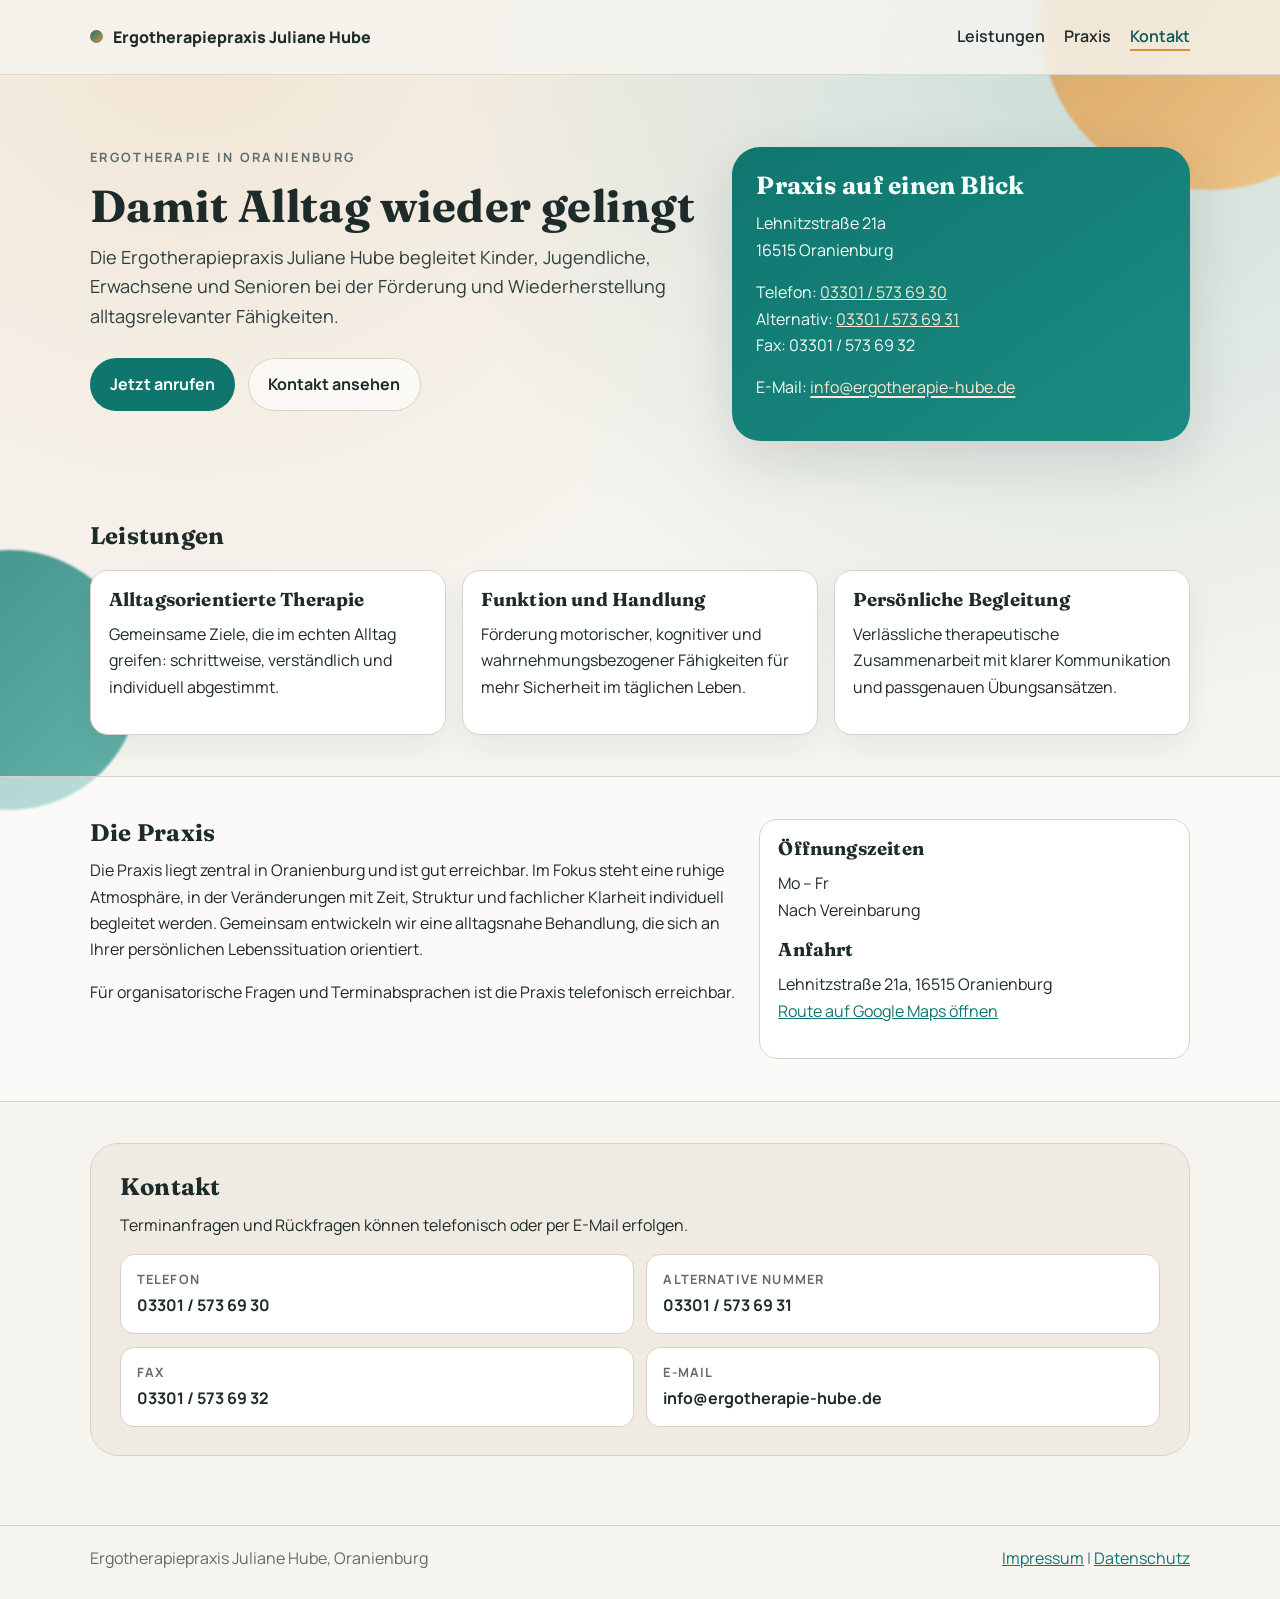
<file: index.html>
<!DOCTYPE html>
<html lang="de">
<head>
  <meta charset="UTF-8">
  <meta name="viewport" content="width=device-width, initial-scale=1.0">
  <meta name="description" content="Ergotherapiepraxis Juliane Hube in Oranienburg: individuelle Therapieangebote, persönliche Begleitung und zentrale Lage in der Lehnitzstraße.">
  <title>Ergotherapiepraxis Juliane Hube | Oranienburg</title>
  <link rel="stylesheet" href="css/style.css">
</head>
<body>
  <div class="bg-shape bg-shape-a" aria-hidden="true"></div>
  <div class="bg-shape bg-shape-b" aria-hidden="true"></div>

  <header class="site-header">
    <div class="container nav-wrap">
      <a class="brand" href="#top" aria-label="Startseite Ergotherapiepraxis Juliane Hube">
        <span class="brand-dot" aria-hidden="true"></span>
        <span class="brand-name">Ergotherapiepraxis Juliane Hube</span>
      </a>
      <nav class="main-nav main-nav-home" aria-label="Hauptnavigation">
        <a href="#leistungen">Leistungen</a>
        <a href="#praxis">Praxis</a>
        <a href="#kontakt">Kontakt</a>
      </nav>
    </div>
  </header>

  <main id="top">
    <section class="hero">
      <div class="container hero-grid">
        <div class="hero-copy">
          <p class="eyebrow">Ergotherapie in Oranienburg</p>
          <h1>Damit Alltag wieder gelingt</h1>
          <p class="lead">Die Ergotherapiepraxis Juliane Hube begleitet Kinder, Jugendliche, Erwachsene und Senioren bei der Förderung und Wiederherstellung alltagsrelevanter Fähigkeiten.</p>
          <div class="hero-actions">
            <a class="btn btn-primary" href="tel:+4933015736930">Jetzt anrufen</a>
            <a class="btn btn-secondary" href="#kontakt">Kontakt ansehen</a>
          </div>
        </div>
        <aside class="hero-card" aria-label="Schnelle Kontaktdaten">
          <h2>Praxis auf einen Blick</h2>
          <p>
            Lehnitzstraße 21a<br>
            16515 Oranienburg
          </p>
          <p>
            Telefon: <a href="tel:+4933015736930">03301 / 573 69 30</a><br>
            Alternativ: <a href="tel:+4933015736931">03301 / 573 69 31</a><br>
            Fax: 03301 / 573 69 32
          </p>
          <p>E-Mail: <a href="mailto:info@ergotherapie-hube.de" class="contact-mail">info@ergotherapie-hube.de</a></p>
        </aside>
      </div>
    </section>

    <section class="section" id="leistungen">
      <div class="container">
        <h2>Leistungen</h2>
        <div class="cards">
          <article class="card">
            <h3>Alltagsorientierte Therapie</h3>
            <p>Gemeinsame Ziele, die im echten Alltag greifen: schrittweise, verständlich und individuell abgestimmt.</p>
          </article>
          <article class="card">
            <h3>Funktion und Handlung</h3>
            <p>Förderung motorischer, kognitiver und wahrnehmungsbezogener Fähigkeiten für mehr Sicherheit im täglichen Leben.</p>
          </article>
          <article class="card">
            <h3>Persönliche Begleitung</h3>
            <p>Verlässliche therapeutische Zusammenarbeit mit klarer Kommunikation und passgenauen Übungsansätzen.</p>
          </article>
        </div>
      </div>
    </section>

    <section class="section section-alt" id="praxis">
      <div class="container split">
        <div>
          <h2>Die Praxis</h2>
          <p>Die Praxis liegt zentral in Oranienburg und ist gut erreichbar. Im Fokus steht eine ruhige Atmosphäre, in der Veränderungen mit Zeit, Struktur und fachlicher Klarheit individuell begleitet werden. Gemeinsam entwickeln wir eine alltagsnahe Behandlung, die sich an Ihrer persönlichen Lebenssituation orientiert.</p>
          <p>Für organisatorische Fragen und Terminabsprachen ist die Praxis telefonisch erreichbar.</p>
        </div>
        <div class="info-block">
          <h3>Öffnungszeiten</h3>
          <p>Mo &ndash; Fr<br>Nach Vereinbarung</p>
          <h3>Anfahrt</h3>
          <p>Lehnitzstraße 21a, 16515 Oranienburg<br><a href="https://maps.google.com/?q=Ergotherapiepraxis+Juliane+Hube+Oranienburg" target="_blank" rel="noopener noreferrer">Route auf Google Maps öffnen</a></p>
        </div>
      </div>
    </section>

    <section class="section" id="kontakt">
      <div class="container contact-panel">
        <h2>Kontakt</h2>
        <p>Terminanfragen und Rückfragen können telefonisch oder per E-Mail erfolgen.</p>
        <div class="contact-grid">
          <a class="contact-item" href="tel:+4933015736930">
            <span class="label">Telefon</span>
            <span class="value">03301 / 573 69 30</span>
          </a>
          <a class="contact-item" href="tel:+4933015736931">
            <span class="label">Alternative Nummer</span>
            <span class="value">03301 / 573 69 31</span>
          </a>
          <div class="contact-item static-item">
            <span class="label">Fax</span>
            <span class="value">03301 / 573 69 32</span>
          </div>
          <a class="contact-item" href="mailto:info@ergotherapie-hube.de" aria-label="E-Mail schreiben">
            <span class="label">E-Mail</span>
            <span class="value">info@ergotherapie-hube.de</span>
          </a>
        </div>
      </div>
    </section>
  </main>

  <footer class="site-footer">
    <div class="container footer-inner">
      <p>Ergotherapiepraxis Juliane Hube, Oranienburg</p>
      <p><a href="impressum.html">Impressum</a> | <a href="datenschutz.html">Datenschutz</a></p>
    </div>
  </footer>

</body>
</html>
</file>
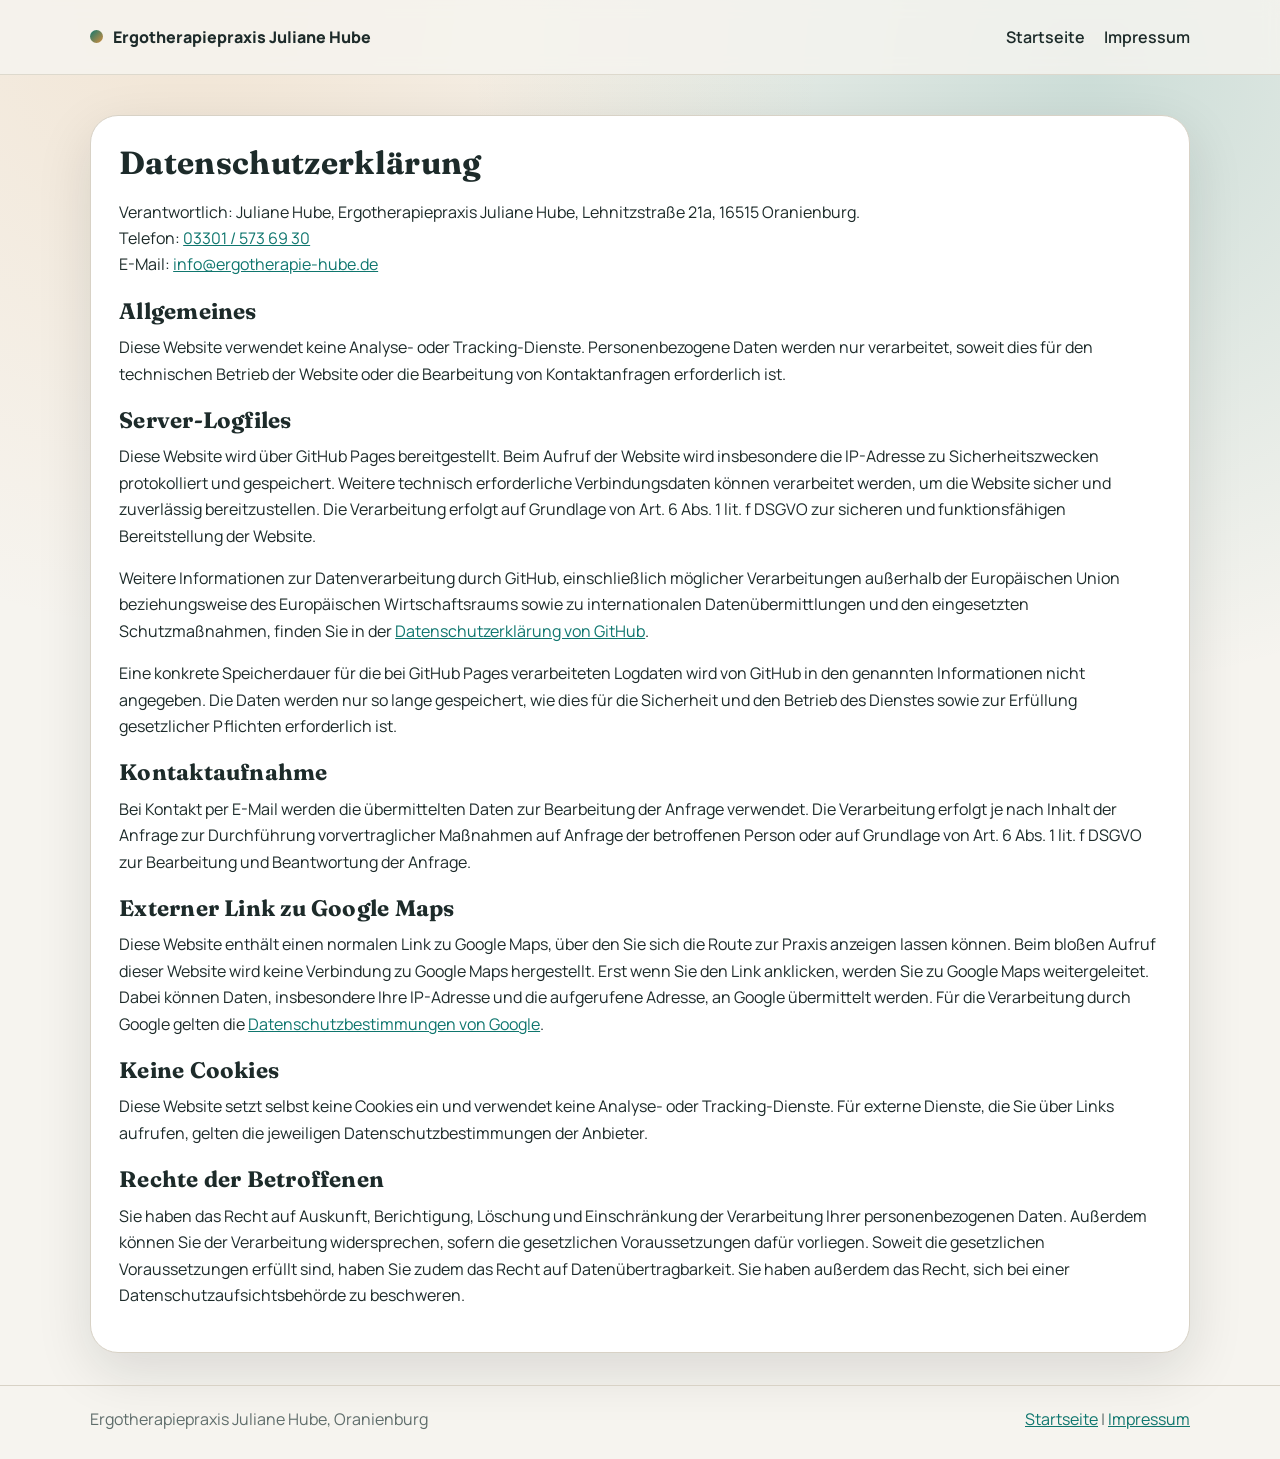
<file: datenschutz.html>
<!DOCTYPE html>
<html lang="de">
<head>
  <meta charset="UTF-8">
  <meta name="viewport" content="width=device-width, initial-scale=1.0">
  <title>Datenschutz | Ergotherapiepraxis Juliane Hube</title>
  <link rel="stylesheet" href="css/style.css">
</head>
<body class="legal-page">
  <header class="site-header">
    <div class="container nav-wrap">
      <a class="brand" href="index.html" aria-label="Zur Startseite">
        <span class="brand-dot" aria-hidden="true"></span>
        <span class="brand-name">Ergotherapiepraxis Juliane Hube</span>
      </a>
      <nav class="main-nav" aria-label="Seitennavigation">
        <a href="index.html">Startseite</a>
        <a href="impressum.html">Impressum</a>
      </nav>
    </div>
  </header>

  <main class="container legal-main">
    <h1>Datenschutz&shy;erklärung</h1>

    <p>Verantwortlich: Juliane Hube, Ergotherapiepraxis Juliane Hube, Lehnitzstraße 21a, 16515 Oranienburg.<br>Telefon: <a href="tel:+4933015736930">03301 / 573 69 30</a><br>E-Mail: <a href="mailto:info@ergotherapie-hube.de">info@ergotherapie-hube.de</a></p>

    <h2>Allgemeines</h2>
    <p>Diese Website verwendet keine Analyse- oder Tracking-Dienste. Personenbezogene Daten werden nur verarbeitet, soweit dies für den technischen Betrieb der Website oder die Bearbeitung von Kontaktanfragen erforderlich ist.</p>

    <h2>Server-Logfiles</h2>
    <p>Diese Website wird über GitHub Pages bereitgestellt. Beim Aufruf der Website wird insbesondere die IP-Adresse zu Sicherheitszwecken protokolliert und gespeichert. Weitere technisch erforderliche Verbindungsdaten können verarbeitet werden, um die Website sicher und zuverlässig bereitzustellen. Die Verarbeitung erfolgt auf Grundlage von Art. 6 Abs. 1 lit. f DSGVO zur sicheren und funktionsfähigen Bereitstellung der Website.</p>
    <p>Weitere Informationen zur Datenverarbeitung durch GitHub, einschließlich möglicher Verarbeitungen außerhalb der Europäischen Union beziehungsweise des Europäischen Wirtschaftsraums sowie zu internationalen Datenübermittlungen und den eingesetzten Schutzmaßnahmen, finden Sie in der <a href="https://docs.github.com/de/site-policy/privacy-policies/github-privacy-statement">Datenschutzerklärung von GitHub</a>.</p>
    <p>Eine konkrete Speicherdauer für die bei GitHub Pages verarbeiteten Logdaten wird von GitHub in den genannten Informationen nicht angegeben. Die Daten werden nur so lange gespeichert, wie dies für die Sicherheit und den Betrieb des Dienstes sowie zur Erfüllung gesetzlicher Pflichten erforderlich ist.</p>

    <h2>Kontaktaufnahme</h2>
    <p>Bei Kontakt per E-Mail werden die übermittelten Daten zur Bearbeitung der Anfrage verwendet. Die Verarbeitung erfolgt je nach Inhalt der Anfrage zur Durchführung vorvertraglicher Maßnahmen auf Anfrage der betroffenen Person oder auf Grundlage von Art. 6 Abs. 1 lit. f DSGVO zur Bearbeitung und Beantwortung der Anfrage.</p>

    <h2>Externer Link zu Google Maps</h2>
    <p>Diese Website enthält einen normalen Link zu Google Maps, über den Sie sich die Route zur Praxis anzeigen lassen können. Beim bloßen Aufruf dieser Website wird keine Verbindung zu Google Maps hergestellt. Erst wenn Sie den Link anklicken, werden Sie zu Google Maps weitergeleitet. Dabei können Daten, insbesondere Ihre IP-Adresse und die aufgerufene Adresse, an Google übermittelt werden. Für die Verarbeitung durch Google gelten die <a href="https://policies.google.com/privacy?hl=de">Datenschutzbestimmungen von Google</a>.</p>

    <h2>Keine Cookies</h2>
    <p>Diese Website setzt selbst keine Cookies ein und verwendet keine Analyse- oder Tracking-Dienste. Für externe Dienste, die Sie über Links aufrufen, gelten die jeweiligen Datenschutzbestimmungen der Anbieter.</p>

    <h2>Rechte der Betroffenen</h2>
    <p>Sie haben das Recht auf Auskunft, Berichtigung, Löschung und Einschränkung der Verarbeitung Ihrer personenbezogenen Daten. Außerdem können Sie der Verarbeitung widersprechen, sofern die gesetzlichen Voraussetzungen dafür vorliegen. Soweit die gesetzlichen Voraussetzungen erfüllt sind, haben Sie zudem das Recht auf Datenübertragbarkeit. Sie haben außerdem das Recht, sich bei einer Datenschutzaufsichtsbehörde zu beschweren.</p>
  </main>

  <footer class="site-footer">
    <div class="container footer-inner">
      <p>Ergotherapiepraxis Juliane Hube, Oranienburg</p>
      <p><a href="index.html">Startseite</a> | <a href="impressum.html">Impressum</a></p>
    </div>
  </footer>
</body>
</html>
</file>
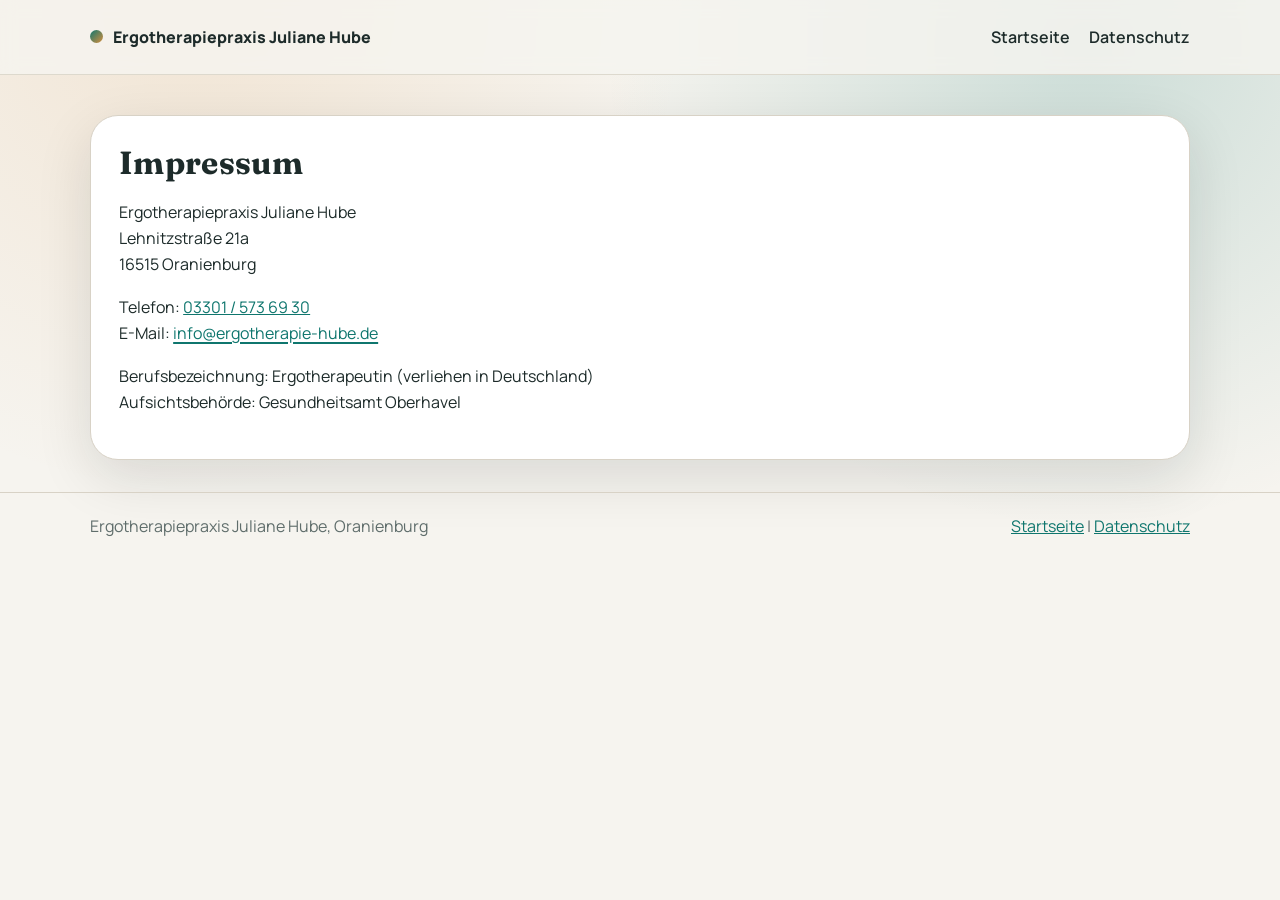
<file: impressum.html>
<!DOCTYPE html>
<html lang="de">
<head>
  <meta charset="UTF-8">
  <meta name="viewport" content="width=device-width, initial-scale=1.0">
  <title>Impressum | Ergotherapiepraxis Juliane Hube</title>
  <link rel="stylesheet" href="css/style.css">
</head>
<body class="legal-page">
  <header class="site-header">
    <div class="container nav-wrap">
      <a class="brand" href="index.html" aria-label="Zur Startseite">
        <span class="brand-dot" aria-hidden="true"></span>
        <span class="brand-name">Ergotherapiepraxis Juliane Hube</span>
      </a>
      <nav class="main-nav" aria-label="Seitennavigation">
        <a href="index.html">Startseite</a>
        <a href="datenschutz.html">Datenschutz</a>
      </nav>
    </div>
  </header>

  <main class="container legal-main">
    <h1>Impressum</h1>

    <p>
      Ergotherapiepraxis Juliane Hube<br>
      Lehnitzstraße 21a<br>
      16515 Oranienburg
    </p>

    <p>
      Telefon: <a href="tel:+4933015736930">03301 / 573 69 30</a><br>
      E-Mail: <a href="mailto:info@ergotherapie-hube.de" class="contact-mail">info@ergotherapie-hube.de</a>
    </p>

    <p>
      Berufsbezeichnung: Ergotherapeutin (verliehen in Deutschland)<br>
      Aufsichtsbehörde: Gesundheitsamt Oberhavel
    </p>
  </main>

  <footer class="site-footer">
    <div class="container footer-inner">
      <p>Ergotherapiepraxis Juliane Hube, Oranienburg</p>
      <p><a href="index.html">Startseite</a> | <a href="datenschutz.html">Datenschutz</a></p>
    </div>
  </footer>

</body>
</html>
</file>
<file: css/style.css>
:root {
  --bg: #f6f4ef;
  --surface: #ffffff;
  --surface-alt: #f0ebe2;
  --text: #1d2b2a;
  --muted: #5f6d6b;
  --primary: #0f766e;
  --primary-strong: #0a5954;
  --accent: #d78f3e;
  --border: #d8d2c6;
  --shadow: 0 18px 55px rgba(14, 28, 26, 0.12);
  --radius-l: 28px;
  --radius-m: 18px;
}

@font-face {
  font-family: "Manrope";
  src: url("../fonts/manrope-latin.woff2") format("woff2");
  font-style: normal;
  font-weight: 400 800;
  font-display: swap;
}

@font-face {
  font-family: "Fraunces";
  src: url("../fonts/fraunces-latin.woff2") format("woff2");
  font-style: normal;
  font-weight: 600 700;
  font-display: swap;
}

* {
  box-sizing: border-box;
}

html {
  scroll-behavior: smooth;
}

body {
  margin: 0;
  color: var(--text);
  font-family: "Manrope", "Segoe UI", sans-serif;
  line-height: 1.65;
  background:
    radial-gradient(circle at 15% 0%, rgba(215, 143, 62, 0.15), transparent 35%),
    radial-gradient(circle at 85% 5%, rgba(15, 118, 110, 0.18), transparent 35%),
    var(--bg);
}

h1,
h2,
h3 {
  font-family: "Fraunces", Georgia, serif;
  letter-spacing: 0.01em;
  margin: 0 0 0.6rem;
  line-height: 1.2;
}

p {
  margin: 0 0 1rem;
}

a {
  color: var(--primary);
}

.container {
  width: min(1100px, calc(100% - 2rem));
  margin: 0 auto;
}

.bg-shape {
  position: fixed;
  z-index: -1;
  border-radius: 50%;
  filter: blur(1px);
  opacity: 0.8;
}

.bg-shape-a {
  width: 340px;
  height: 340px;
  top: -150px;
  right: -100px;
  background: linear-gradient(135deg, #d78f3e, #f6c27a);
}

.bg-shape-b {
  width: 260px;
  height: 260px;
  bottom: 10%;
  left: -120px;
  background: linear-gradient(135deg, #0f766e, #42a59c);
}

.site-header {
  position: sticky;
  top: 0;
  z-index: 20;
  backdrop-filter: blur(8px);
  background: rgba(246, 244, 239, 0.82);
  border-bottom: 1px solid rgba(216, 210, 198, 0.8);
}

.nav-wrap {
  min-height: 74px;
  display: flex;
  align-items: center;
  justify-content: space-between;
  gap: 1rem;
}

.brand {
  display: inline-flex;
  align-items: center;
  gap: 0.6rem;
  color: var(--text);
  font-weight: 800;
  text-decoration: none;
}

.brand-dot {
  width: 13px;
  height: 13px;
  border-radius: 50%;
  background: linear-gradient(135deg, var(--primary), var(--accent));
}

.main-nav {
  display: flex;
  gap: 1.2rem;
}

.main-nav a {
  color: var(--text);
  text-decoration: none;
  font-weight: 600;
  transition: color 160ms ease;
}

.main-nav a:hover,
.main-nav a:focus-visible {
  color: var(--primary);
}

.main-nav-home a:last-child {
  color: var(--primary-strong);
  border-bottom: 2px solid var(--accent);
}

.hero {
  padding: 4.5rem 0 2.5rem;
}

.hero-grid {
  display: grid;
  grid-template-columns: 1.2fr 0.9fr;
  gap: 2rem;
  align-items: stretch;
}

.eyebrow {
  margin: 0 0 0.7rem;
  text-transform: uppercase;
  font-size: 0.8rem;
  letter-spacing: 0.18em;
  color: var(--muted);
  font-weight: 700;
}

.hero h1 {
  font-size: clamp(2rem, 3.5vw, 3.4rem);
}

.lead {
  font-size: 1.13rem;
  color: #2f3f3d;
  max-width: 60ch;
}

.hero-actions {
  display: flex;
  flex-wrap: wrap;
  gap: 0.8rem;
  margin-top: 1.6rem;
}

.btn {
  display: inline-flex;
  align-items: center;
  justify-content: center;
  text-decoration: none;
  font-weight: 700;
  padding: 0.78rem 1.2rem;
  border-radius: 999px;
  border: 1px solid transparent;
}

.btn-primary {
  background: var(--primary);
  color: #fff;
}

.btn-primary:hover,
.btn-primary:focus-visible {
  background: var(--primary-strong);
}

.btn-secondary {
  color: var(--text);
  border-color: var(--border);
  background: rgba(255, 255, 255, 0.6);
}

.hero-card {
  background: linear-gradient(145deg, #0f766e, #1b8c83);
  color: #f6fffd;
  border-radius: var(--radius-l);
  padding: 1.5rem;
  box-shadow: var(--shadow);
}

.hero-card h2 {
  font-size: 1.55rem;
}

.hero-card a,
.hero-card .contact-mail {
  color: #fce8cf;
}

.contact-mail {
  cursor: pointer;
  text-decoration: underline;
  text-decoration-thickness: 1.5px;
  text-underline-offset: 3px;
}

.section {
  padding: 2.6rem 0;
}

.section-alt {
  background: rgba(255, 255, 255, 0.55);
  border-block: 1px solid var(--border);
}

.cards {
  margin-top: 1.2rem;
  display: grid;
  grid-template-columns: repeat(3, minmax(0, 1fr));
  gap: 1rem;
}

.card {
  background: var(--surface);
  border: 1px solid var(--border);
  border-radius: var(--radius-m);
  padding: 1.1rem;
  box-shadow: 0 12px 28px rgba(20, 28, 27, 0.06);
}

.split {
  display: grid;
  gap: 1.4rem;
  grid-template-columns: 1.2fr 0.8fr;
  align-items: start;
}

.info-block {
  background: var(--surface);
  border: 1px solid var(--border);
  border-radius: var(--radius-m);
  padding: 1.15rem;
}

.contact-panel {
  background: var(--surface-alt);
  border: 1px solid var(--border);
  border-radius: var(--radius-l);
  padding: clamp(1.2rem, 2.3vw, 1.8rem);
}

.contact-grid {
  margin-top: 1rem;
  display: grid;
  grid-template-columns: repeat(2, minmax(0, 1fr));
  gap: 0.8rem;
}

.contact-item {
  text-decoration: none;
  background: #fff;
  border: 1px solid var(--border);
  border-radius: 14px;
  padding: 0.9rem 1rem;
  color: var(--text);
  display: grid;
  gap: 0.1rem;
}

.contact-item .label {
  font-size: 0.8rem;
  text-transform: uppercase;
  letter-spacing: 0.09em;
  color: var(--muted);
  font-weight: 700;
}

.contact-item .value {
  font-weight: 700;
}

.contact-item:hover,
.contact-item:focus-visible {
  border-color: #bda77e;
}

.static-item {
  pointer-events: none;
}

.site-footer {
  border-top: 1px solid var(--border);
  padding: 1.2rem 0 1.7rem;
  margin-top: 1.7rem;
}

.footer-inner {
  display: flex;
  justify-content: space-between;
  align-items: center;
  gap: 0.9rem;
  flex-wrap: wrap;
}

.footer-inner p {
  margin: 0;
  color: var(--muted);
}

.legal-page {
  min-height: 100vh;
}

.legal-main {
  background: var(--surface);
  border: 1px solid var(--border);
  border-radius: var(--radius-l);
  margin-top: 2.5rem;
  margin-bottom: 2rem;
  padding: clamp(1.1rem, 2.2vw, 1.8rem);
  box-shadow: var(--shadow);
}

.legal-main h1 {
  margin-bottom: 1rem;
}

.legal-main h2 {
  margin-top: 1.25rem;
  font-size: 1.4rem;
}

.legal-main a {
  color: var(--primary);
}

@media (prefers-reduced-motion: no-preference) {
  .hero-copy,
  .hero-card,
  .cards .card,
  .contact-panel {
    animation: fade-up 650ms ease both;
  }

  .hero-card {
    animation-delay: 130ms;
  }

  .cards .card:nth-child(2) {
    animation-delay: 140ms;
  }

  .cards .card:nth-child(3) {
    animation-delay: 220ms;
  }
}

@keyframes fade-up {
  from {
    opacity: 0;
    transform: translateY(16px);
  }
  to {
    opacity: 1;
    transform: translateY(0);
  }
}

@media (max-width: 920px) {
  .hero-grid,
  .split,
  .cards,
  .contact-grid {
    grid-template-columns: 1fr;
  }

  .hero {
    padding-top: 3.2rem;
  }

  .main-nav {
    gap: 0.7rem;
    flex-wrap: wrap;
    justify-content: flex-end;
  }
}

@media (max-width: 560px) {
  .nav-wrap {
    min-height: 0;
    padding-top: 0.75rem;
    padding-bottom: 0.7rem;
    display: grid;
    grid-template-columns: minmax(0, 1fr);
    gap: 0.6rem;
    justify-items: stretch;
  }

  .brand {
    font-size: 0.95rem;
    justify-self: start;
  }

  .main-nav {
    width: 100%;
    font-size: 0.92rem;
    gap: 0.35rem;
    justify-content: space-between;
    align-items: center;
  }

  .main-nav a {
    padding: 0.2rem 0.35rem;
  }

  .main-nav-home a:last-child {
    padding: 0.35rem 0.7rem;
    border: 1px solid var(--accent);
    border-radius: 999px;
    background: rgba(255, 255, 255, 0.7);
  }

  .hero h1 {
    font-size: clamp(1.9rem, 7.6vw, 2.4rem);
  }
}
</file>
